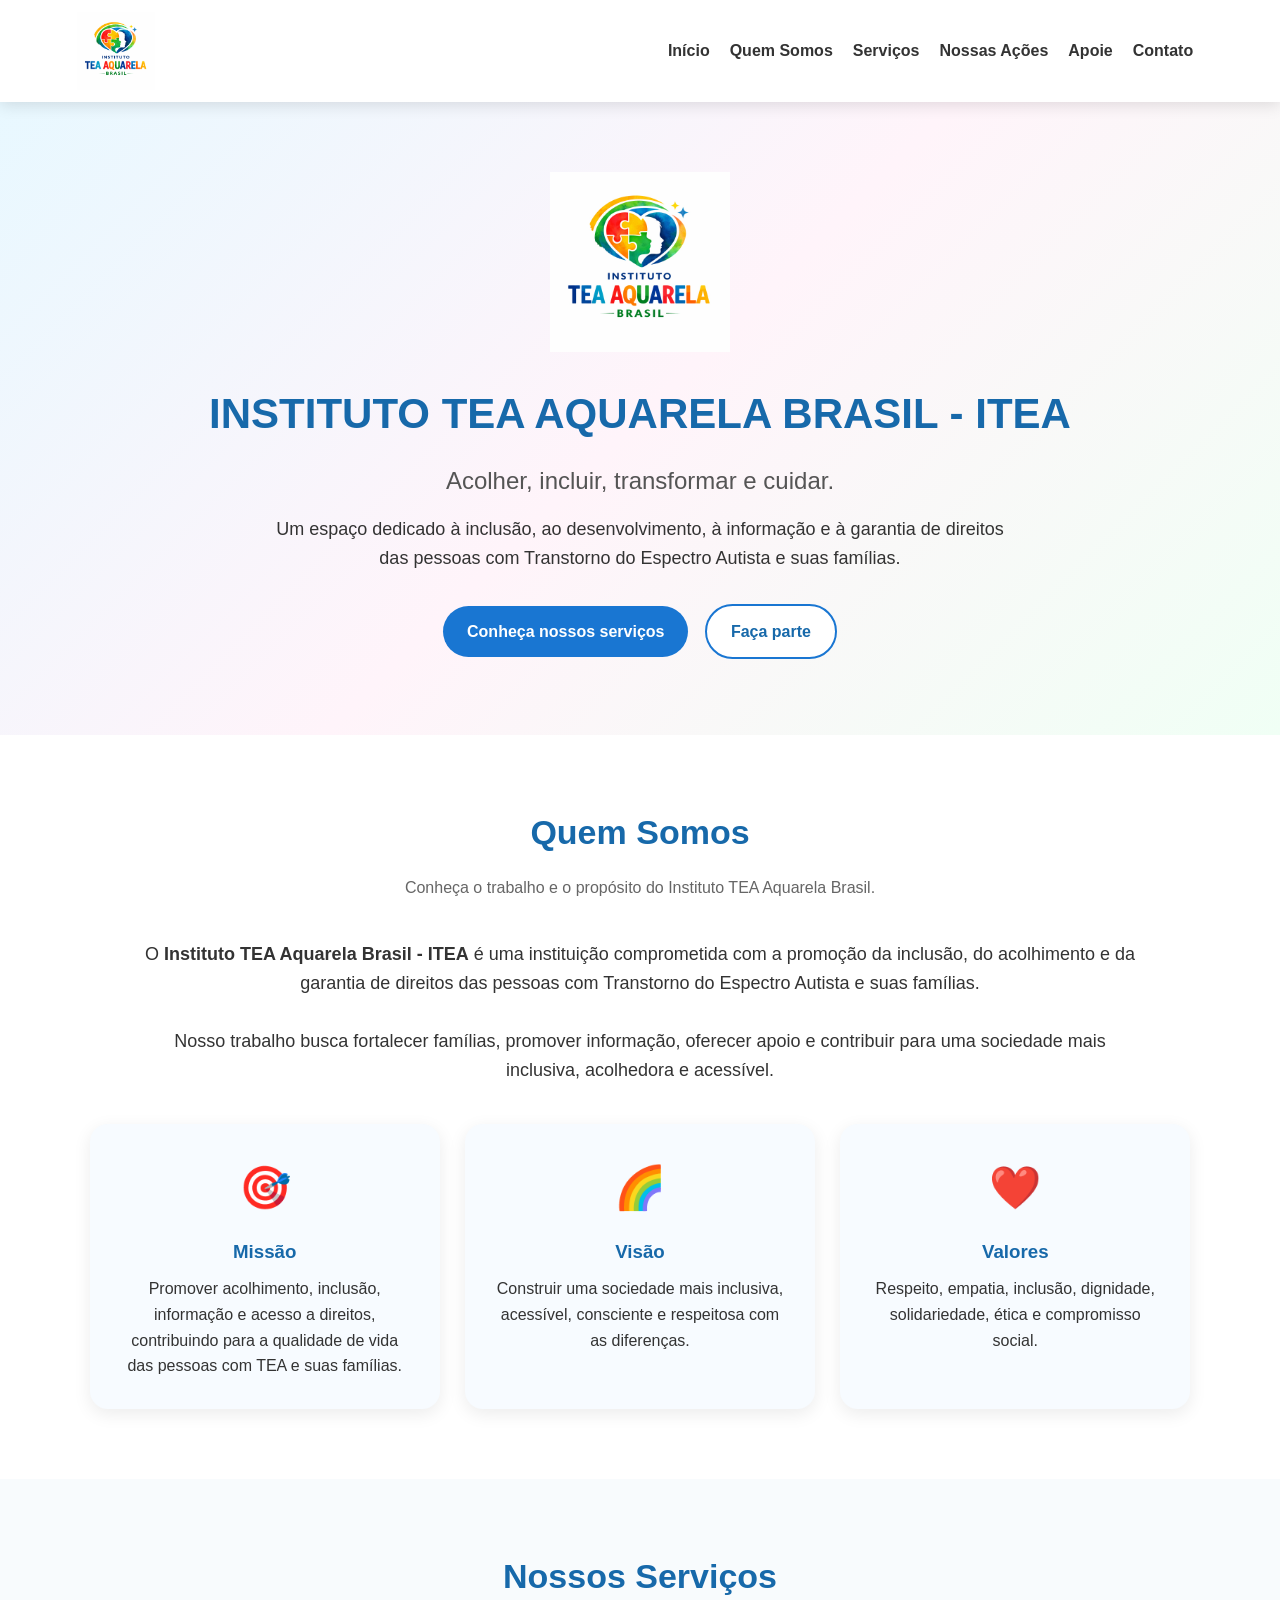
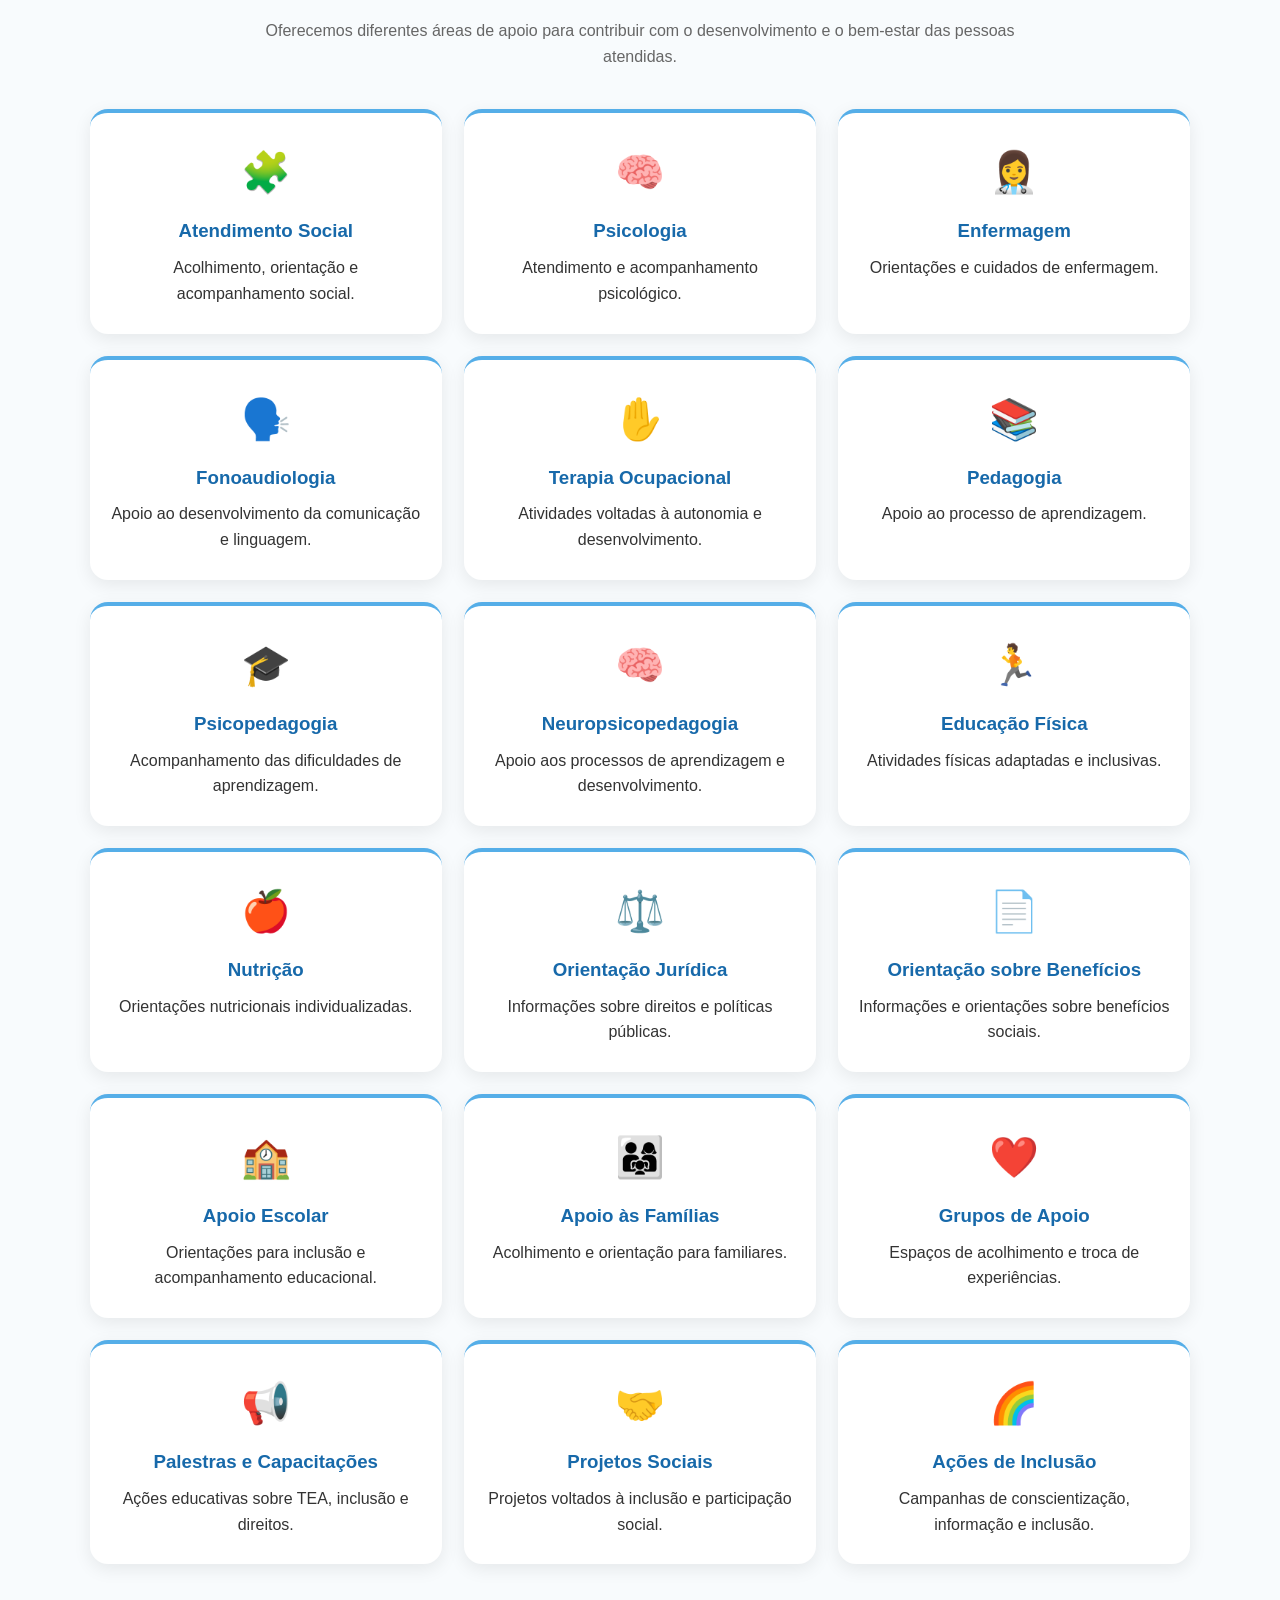
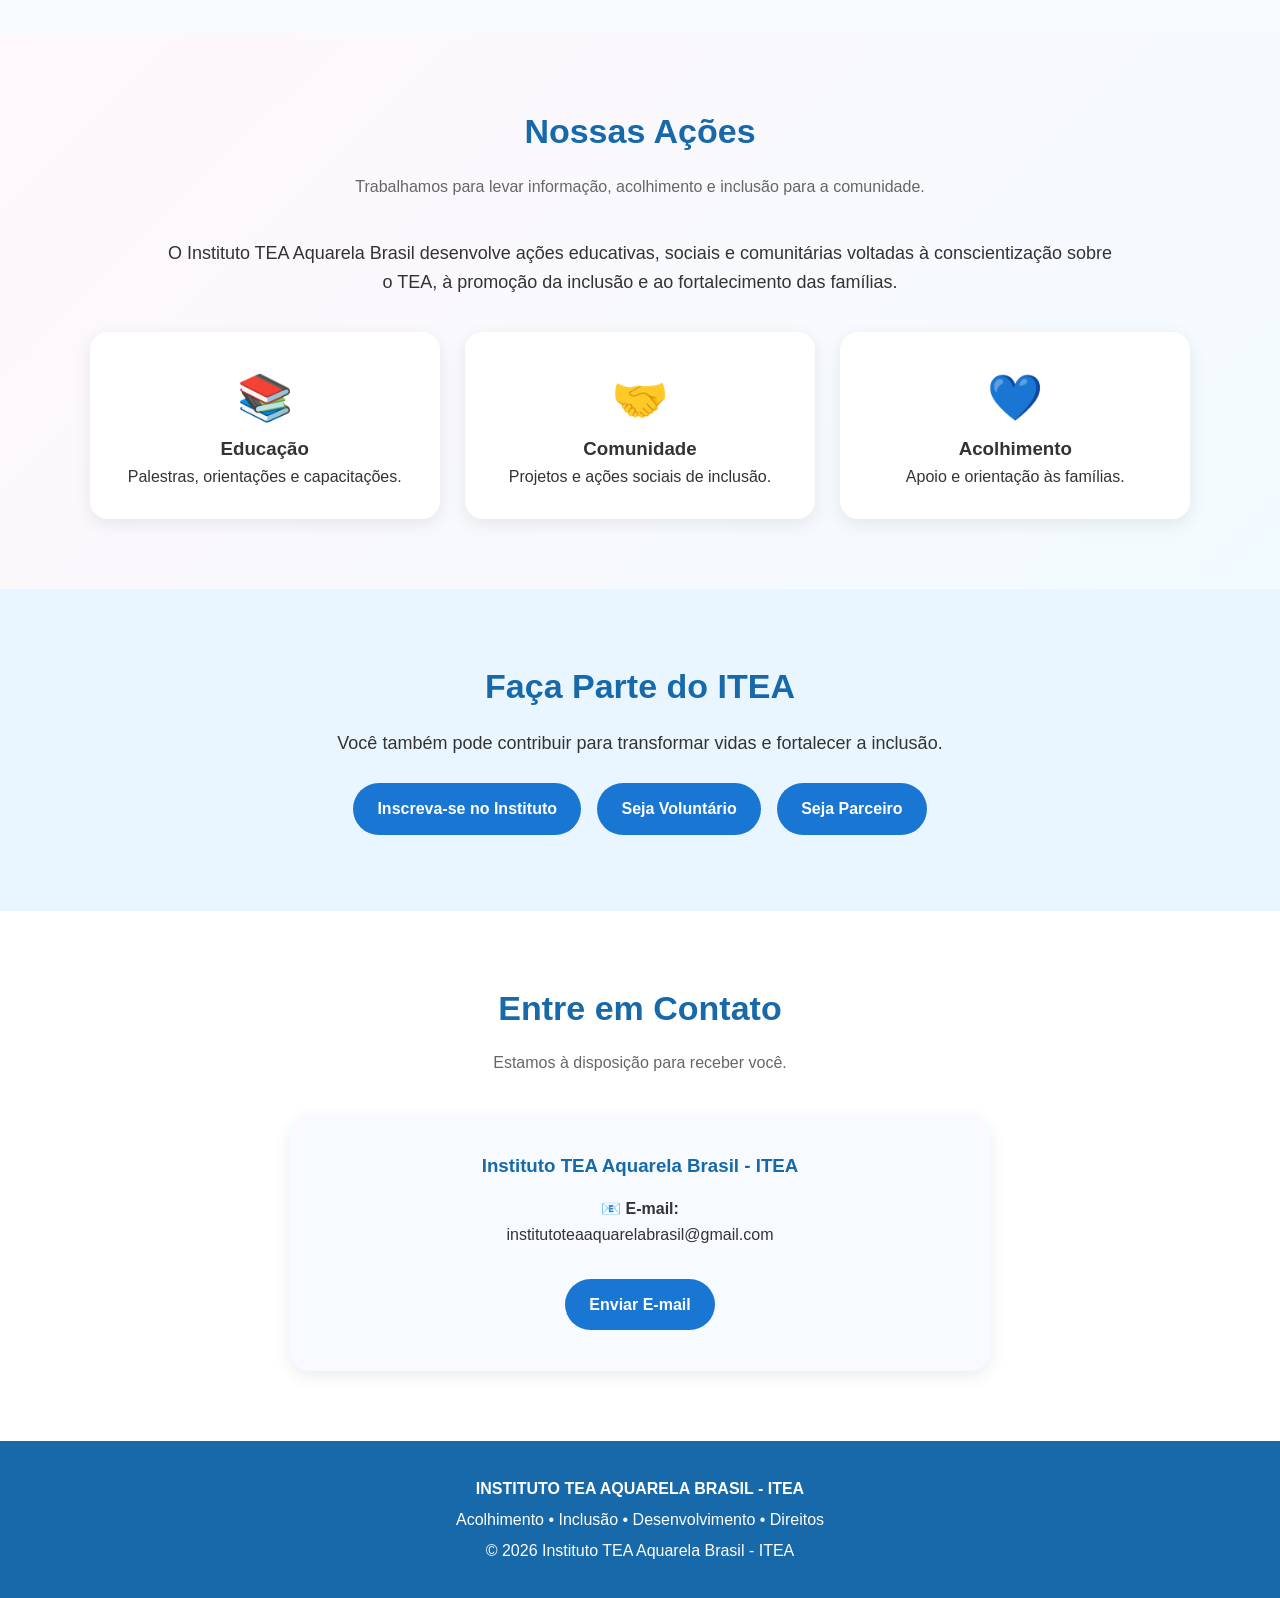
<file: index.html>
<!DOCTYPE html>
<html lang="pt-BR">
<head>
<meta charset="UTF-8">
<meta name="viewport" content="width=device-width, initial-scale=1.0">

<title>Instituto TEA Aquarela Brasil - ITEA</title>

<style>

*{
    margin:0;
    padding:0;
    box-sizing:border-box;
    scroll-behavior:smooth;
}

body{
    font-family:Arial, sans-serif;
    color:#333;
    background:#fff;
    line-height:1.6;
}

header{
    position:sticky;
    top:0;
    z-index:1000;
    background:#fff;
    display:flex;
    align-items:center;
    justify-content:space-between;
    padding:12px 6%;
    box-shadow:0 3px 15px rgba(0,0,0,.12);
}

header img{
    width:78px;
}

nav{
    display:flex;
    flex-wrap:wrap;
    justify-content:center;
}

nav a{
    text-decoration:none;
    color:#333;
    font-weight:bold;
    margin:5px 10px;
    transition:.3s;
}

nav a:hover{
    color:#1677c8;
}

.hero{
    min-height:560px;
    padding:70px 7%;
    display:flex;
    align-items:center;
    justify-content:center;
    text-align:center;
    background:linear-gradient(135deg,#e8f8ff,#fff4fa,#f0fff5);
}

.hero-content{
    max-width:900px;
}

.hero img{
    width:180px;
    margin-bottom:20px;
}

.hero h1{
    color:#1769aa;
    font-size:42px;
    margin-bottom:15px;
}

.hero h2{
    color:#555;
    font-size:24px;
    font-weight:normal;
    margin-bottom:15px;
}

.hero p{
    font-size:18px;
    max-width:750px;
    margin:0 auto 25px;
}

.btn{
    display:inline-block;
    padding:13px 24px;
    margin:6px;
    border-radius:30px;
    text-decoration:none;
    font-weight:bold;
    background:#1976d2;
    color:#fff;
    transition:.3s;
}

.btn:hover{
    transform:translateY(-3px);
    box-shadow:0 6px 15px rgba(0,0,0,.2);
}

.btn-light{
    background:#fff;
    color:#1769aa;
    border:2px solid #1976d2;
}

section{
    padding:70px 7%;
}

.titulo{
    text-align:center;
    color:#1769aa;
    font-size:34px;
    margin-bottom:15px;
}

.subtitulo{
    text-align:center;
    max-width:750px;
    margin:0 auto 40px;
    color:#666;
}

.about{
    max-width:1000px;
    margin:auto;
    text-align:center;
    font-size:18px;
}

.info-grid{
    display:grid;
    grid-template-columns:repeat(3,1fr);
    gap:25px;
    margin-top:40px;
}

.info{
    padding:30px;
    text-align:center;
    border-radius:18px;
    background:#f7fbff;
    box-shadow:0 5px 18px rgba(0,0,0,.08);
    transition:.3s;
}

.info:hover{
    transform:translateY(-7px);
}

.info .emoji{
    font-size:42px;
    margin-bottom:15px;
}

.info h3{
    color:#1769aa;
    margin-bottom:10px;
}

.servicos{
    background:#f8fbfd;
}

.cards{
    display:grid;
    grid-template-columns:repeat(3,1fr);
    gap:22px;
}

.card{
    background:#fff;
    padding:27px 20px;
    border-radius:18px;
    text-align:center;
    box-shadow:0 5px 18px rgba(0,0,0,.08);
    transition:.3s;
    border-top:4px solid #55aee8;
}

.card:hover{
    transform:translateY(-7px);
    box-shadow:0 10px 25px rgba(0,0,0,.14);
}

.card .icon{
    font-size:40px;
    margin-bottom:12px;
}

.card h3{
    color:#1769aa;
    margin-bottom:9px;
}

.acoes{
    background:linear-gradient(135deg,#fff7fb,#f2fbff);
}

.acao-box{
    max-width:950px;
    margin:auto;
    text-align:center;
    font-size:18px;
}

.acao-cards{
    display:grid;
    grid-template-columns:repeat(3,1fr);
    gap:25px;
    margin-top:35px;
}

.acao{
    background:#fff;
    padding:30px;
    border-radius:18px;
    text-align:center;
    box-shadow:0 5px 18px rgba(0,0,0,.08);
}

.acao span{
    font-size:45px;
}

.apoie{
    text-align:center;
    background:#eaf6ff;
}

.apoie-box{
    max-width:800px;
    margin:auto;
}

.apoie h2{
    color:#1769aa;
    font-size:34px;
    margin-bottom:15px;
}

.apoie p{
    font-size:18px;
    margin-bottom:20px;
}

.contato{
    text-align:center;
}

.contato-box{
    max-width:700px;
    margin:auto;
    background:#f7fbff;
    padding:35px;
    border-radius:20px;
    box-shadow:0 5px 18px rgba(0,0,0,.08);
}

.contato-box h3{
    color:#1769aa;
    margin-bottom:15px;
}

footer{
    background:#1769aa;
    color:#fff;
    text-align:center;
    padding:30px 15px;
}

footer p{
    margin:5px;
}

@media(max-width:900px){

    .cards{
        grid-template-columns:repeat(2,1fr);
    }

    .info-grid{
        grid-template-columns:1fr;
    }

    .acao-cards{
        grid-template-columns:1fr;
    }

    .hero h1{
        font-size:34px;
    }
}

@media(max-width:600px){

    header{
        flex-direction:column;
        padding:12px;
    }

    header img{
        margin-bottom:8px;
    }

    nav a{
        font-size:14px;
        margin:4px 6px;
    }

    .hero{
        padding:50px 20px;
    }

    .hero h1{
        font-size:28px;
    }

    .hero h2{
        font-size:20px;
    }

    .hero img{
        width:140px;
    }

    section{
        padding:50px 20px;
    }

    .titulo{
        font-size:28px;
    }

    .cards{
        grid-template-columns:1fr;
    }
}

</style>
</head>


<body>


<header>

<img src="imagens/logo.png" alt="Instituto TEA Aquarela Brasil">

<nav>
<a href="#inicio">Início</a>
<a href="#quem-somos">Quem Somos</a>
<a href="#servicos">Serviços</a>
<a href="#acoes">Nossas Ações</a>
<a href="#apoie">Apoie</a>
<a href="#contato">Contato</a>
</nav>

</header>


<section class="hero" id="inicio">

<div class="hero-content">

<img src="imagens/logo.png" alt="Logo do Instituto TEA Aquarela Brasil">

<h1>INSTITUTO TEA AQUARELA BRASIL - ITEA</h1>

<h2>Acolher, incluir, transformar e cuidar.</h2>

<p>
Um espaço dedicado à inclusão, ao desenvolvimento,
à informação e à garantia de direitos das pessoas com
Transtorno do Espectro Autista e suas famílias.
</p>

<a class="btn" href="#servicos">Conheça nossos serviços</a>

<a class="btn btn-light" href="#apoie">Faça parte</a>

</div>

</section>


<section id="quem-somos">

<h2 class="titulo">Quem Somos</h2>

<p class="subtitulo">
Conheça o trabalho e o propósito do Instituto TEA Aquarela Brasil.
</p>

<div class="about">

<p>
O <strong>Instituto TEA Aquarela Brasil - ITEA</strong> é uma instituição
comprometida com a promoção da inclusão, do acolhimento e da garantia
de direitos das pessoas com Transtorno do Espectro Autista e suas famílias.
</p>

<br>

<p>
Nosso trabalho busca fortalecer famílias, promover informação,
oferecer apoio e contribuir para uma sociedade mais inclusiva,
acolhedora e acessível.
</p>

</div>


<div class="info-grid">

<div class="info">
<div class="emoji">🎯</div>
<h3>Missão</h3>
<p>
Promover acolhimento, inclusão, informação e acesso a direitos,
contribuindo para a qualidade de vida das pessoas com TEA e suas famílias.
</p>
</div>

<div class="info">
<div class="emoji">🌈</div>
<h3>Visão</h3>
<p>
Construir uma sociedade mais inclusiva, acessível, consciente
e respeitosa com as diferenças.
</p>
</div>

<div class="info">
<div class="emoji">❤️</div>
<h3>Valores</h3>
<p>
Respeito, empatia, inclusão, dignidade, solidariedade,
ética e compromisso social.
</p>
</div>

</div>

</section>


<section class="servicos" id="servicos">

<h2 class="titulo">Nossos Serviços</h2>

<p class="subtitulo">
Oferecemos diferentes áreas de apoio para contribuir com o
desenvolvimento e o bem-estar das pessoas atendidas.
</p>


<div class="cards">


<div class="card">
<div class="icon">🧩</div>
<h3>Atendimento Social</h3>
<p>Acolhimento, orientação e acompanhamento social.</p>
</div>


<div class="card">
<div class="icon">🧠</div>
<h3>Psicologia</h3>
<p>Atendimento e acompanhamento psicológico.</p>
</div>


<div class="card">
<div class="icon">👩‍⚕️</div>
<h3>Enfermagem</h3>
<p>Orientações e cuidados de enfermagem.</p>
</div>


<div class="card">
<div class="icon">🗣️</div>
<h3>Fonoaudiologia</h3>
<p>Apoio ao desenvolvimento da comunicação e linguagem.</p>
</div>


<div class="card">
<div class="icon">✋</div>
<h3>Terapia Ocupacional</h3>
<p>Atividades voltadas à autonomia e desenvolvimento.</p>
</div>


<div class="card">
<div class="icon">📚</div>
<h3>Pedagogia</h3>
<p>Apoio ao processo de aprendizagem.</p>
</div>


<div class="card">
<div class="icon">🎓</div>
<h3>Psicopedagogia</h3>
<p>Acompanhamento das dificuldades de aprendizagem.</p>
</div>


<div class="card">
<div class="icon">🧠</div>
<h3>Neuropsicopedagogia</h3>
<p>Apoio aos processos de aprendizagem e desenvolvimento.</p>
</div>


<div class="card">
<div class="icon">🏃</div>
<h3>Educação Física</h3>
<p>Atividades físicas adaptadas e inclusivas.</p>
</div>


<div class="card">
<div class="icon">🍎</div>
<h3>Nutrição</h3>
<p>Orientações nutricionais individualizadas.</p>
</div>


<div class="card">
<div class="icon">⚖️</div>
<h3>Orientação Jurídica</h3>
<p>Informações sobre direitos e políticas públicas.</p>
</div>


<div class="card">
<div class="icon">📄</div>
<h3>Orientação sobre Benefícios</h3>
<p>Informações e orientações sobre benefícios sociais.</p>
</div>


<div class="card">
<div class="icon">🏫</div>
<h3>Apoio Escolar</h3>
<p>Orientações para inclusão e acompanhamento educacional.</p>
</div>


<div class="card">
<div class="icon">👨‍👩‍👧</div>
<h3>Apoio às Famílias</h3>
<p>Acolhimento e orientação para familiares.</p>
</div>


<div class="card">
<div class="icon">❤️</div>
<h3>Grupos de Apoio</h3>
<p>Espaços de acolhimento e troca de experiências.</p>
</div>


<div class="card">
<div class="icon">📢</div>
<h3>Palestras e Capacitações</h3>
<p>Ações educativas sobre TEA, inclusão e direitos.</p>
</div>


<div class="card">
<div class="icon">🤝</div>
<h3>Projetos Sociais</h3>
<p>Projetos voltados à inclusão e participação social.</p>
</div>


<div class="card">
<div class="icon">🌈</div>
<h3>Ações de Inclusão</h3>
<p>Campanhas de conscientização, informação e inclusão.</p>
</div>


</div>

</section>


<section class="acoes" id="acoes">

<h2 class="titulo">Nossas Ações</h2>

<p class="subtitulo">
Trabalhamos para levar informação, acolhimento e inclusão
para a comunidade.
</p>

<div class="acao-box">

<p>
O Instituto TEA Aquarela Brasil desenvolve ações educativas,
sociais e comunitárias voltadas à conscientização sobre o TEA,
à promoção da inclusão e ao fortalecimento das famílias.
</p>

</div>


<div class="acao-cards">

<div class="acao">
<span>📚</span>
<h3>Educação</h3>
<p>Palestras, orientações e capacitações.</p>
</div>

<div class="acao">
<span>🤝</span>
<h3>Comunidade</h3>
<p>Projetos e ações sociais de inclusão.</p>
</div>

<div class="acao">
<span>💙</span>
<h3>Acolhimento</h3>
<p>Apoio e orientação às famílias.</p>
</div>

</div>

</section>


<section class="apoie" id="apoie">

<div class="apoie-box">

<h2>Faça Parte do ITEA</h2>

<p>
Você também pode contribuir para transformar vidas
e fortalecer a inclusão.
</p>

<a class="btn" href="inscricao.html">
Inscreva-se no Instituto
</a>

<a class="btn" href="voluntario.html">
Seja Voluntário
</a>

<a class="btn" href="parceiro.html">
Seja Parceiro
</a>

</div>

</section>


<section class="contato" id="contato">

<h2 class="titulo">Entre em Contato</h2>

<p class="subtitulo">
Estamos à disposição para receber você.
</p>

<div class="contato-box">

<h3>Instituto TEA Aquarela Brasil - ITEA</h3>

<p>
📧 <strong>E-mail:</strong><br>
institutoteaaquarelabrasil@gmail.com
</p>

<br>

<a class="btn" href="mailto:institutoteaaquarelabrasil@gmail.com">
Enviar E-mail
</a>

</div>

</section>


<footer>

<p><strong>INSTITUTO TEA AQUARELA BRASIL - ITEA</strong></p>

<p>Acolhimento • Inclusão • Desenvolvimento • Direitos</p>

<p>© 2026 Instituto TEA Aquarela Brasil - ITEA</p>

</footer>


</body>
</html>
</file>
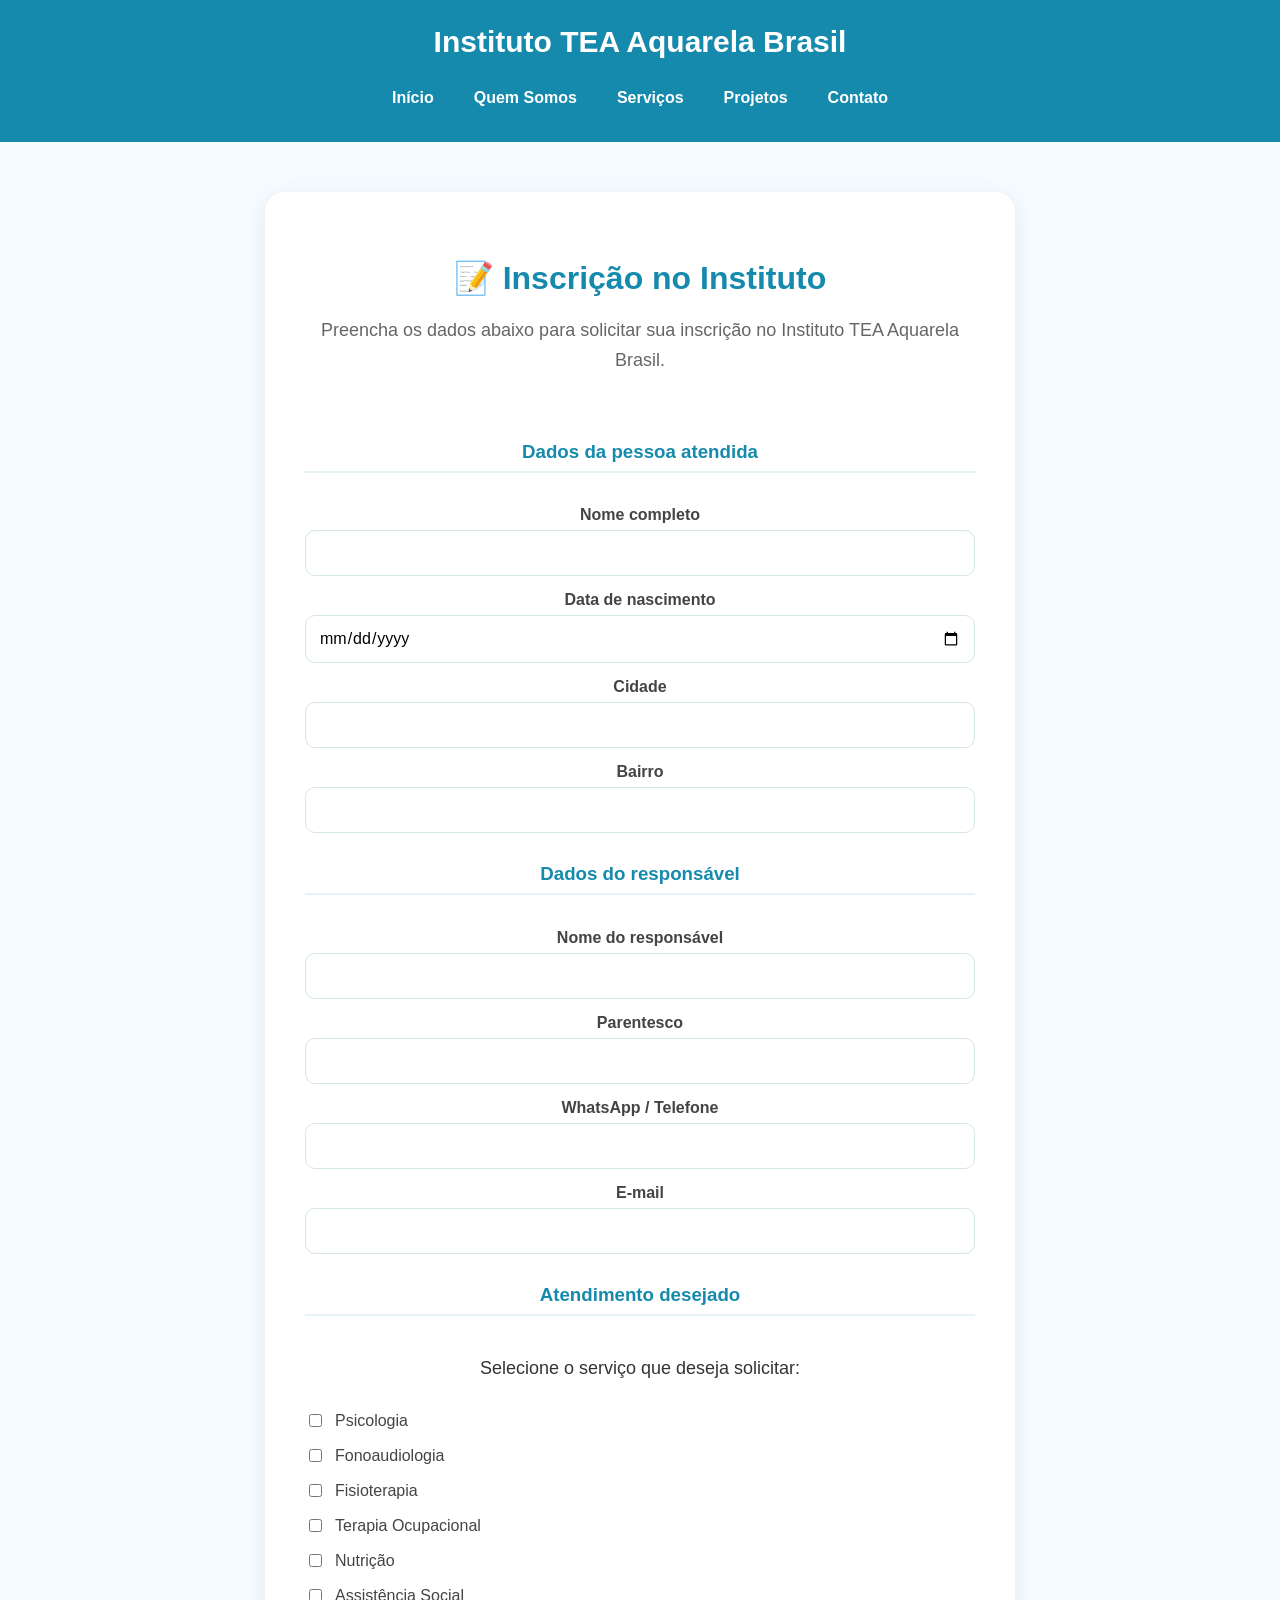
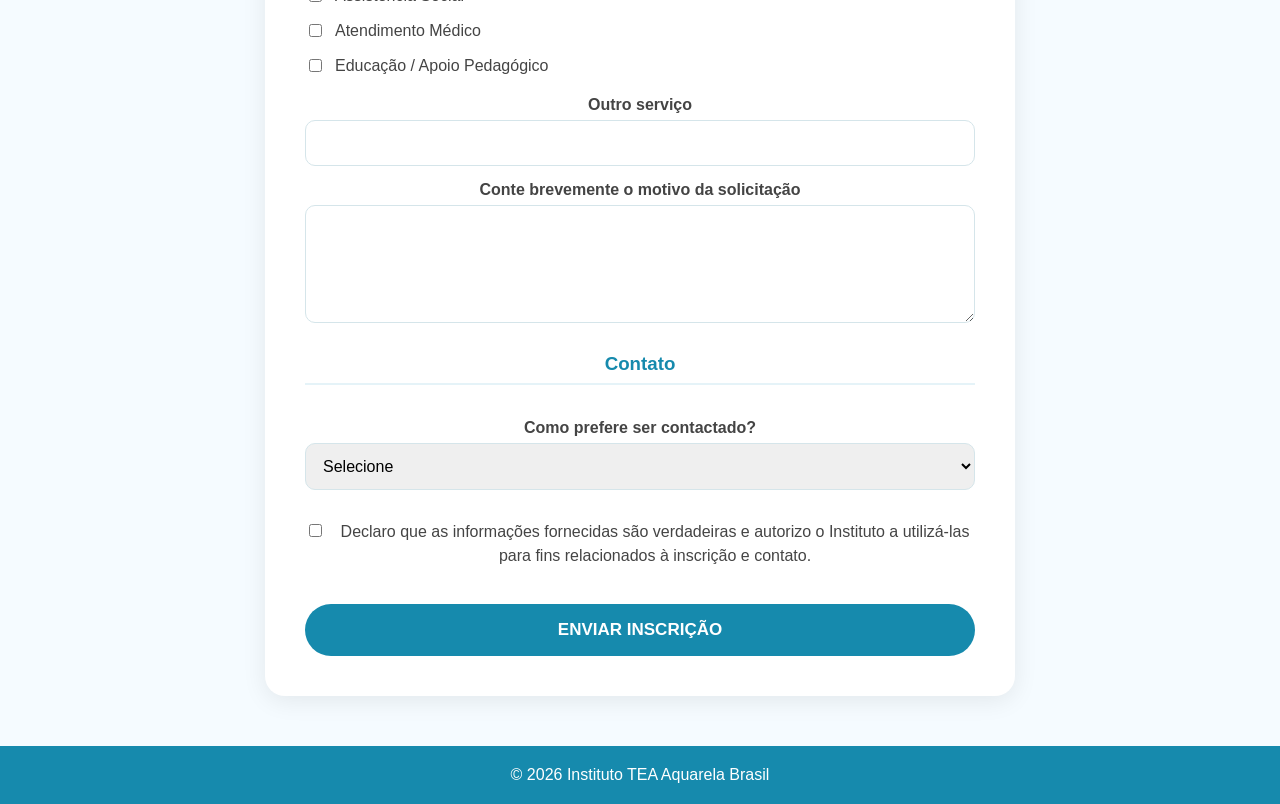
<file: inscricao.html>
<!DOCTYPE html>
<html lang="pt-BR">

<head>
    <meta charset="UTF-8">
    <meta name="viewport" content="width=device-width, initial-scale=1.0">

    <title>Inscrição - Instituto TEA Aquarela Brasil</title>

    <link rel="stylesheet" href="style.css">
</head>

<body>

    <header>
        <h1>Instituto TEA Aquarela Brasil</h1>

        <nav>
            <a href="index.html">Início</a>
            <a href="index.html#instituto">Quem Somos</a>
            <a href="index.html#servicos">Serviços</a>
            <a href="index.html#projetos">Projetos</a>
            <a href="index.html#contato">Contato</a>
        </nav>
    </header>


    <main>

        <section class="formulario">

            <h2>📝 Inscrição no Instituto</h2>

            <p>
                Preencha os dados abaixo para solicitar sua inscrição
                no Instituto TEA Aquarela Brasil.
            </p>


            <form action="https://formspree.io/f/xzebblzq" method="POST">

                <h3>Dados da pessoa atendida</h3>

                <label for="nome">Nome completo</label>
                <input type="text" id="nome" name="Nome" required>


                <label for="nascimento">Data de nascimento</label>
                <input type="date" id="nascimento" name="Data de nascimento" required>


                <label for="cidade">Cidade</label>
                <input type="text" id="cidade" name="Cidade" required>


                <label for="bairro">Bairro</label>
                <input type="text" id="bairro" name="Bairro">


                <h3>Dados do responsável</h3>

                <label for="responsavel">Nome do responsável</label>
                <input type="text" id="responsavel" name="Responsável">


                <label for="parentesco">Parentesco</label>
                <input type="text" id="parentesco" name="Parentesco">


                <label for="telefone">WhatsApp / Telefone</label>
                <input type="tel" id="telefone" name="Telefone" required>


                <label for="email">E-mail</label>
                <input type="email" id="email" name="E-mail" required>


                <h3>Atendimento desejado</h3>

                <p>Selecione o serviço que deseja solicitar:</p>


                <label class="opcao">
                    <input type="checkbox" name="Serviço" value="Psicologia">
                    Psicologia
                </label>


                <label class="opcao">
                    <input type="checkbox" name="Serviço" value="Fonoaudiologia">
                    Fonoaudiologia
                </label>


                <label class="opcao">
                    <input type="checkbox" name="Serviço" value="Fisioterapia">
                    Fisioterapia
                </label>


                <label class="opcao">
                    <input type="checkbox" name="Serviço" value="Terapia Ocupacional">
                    Terapia Ocupacional
                </label>


                <label class="opcao">
                    <input type="checkbox" name="Serviço" value="Nutrição">
                    Nutrição
                </label>


                <label class="opcao">
                    <input type="checkbox" name="Serviço" value="Assistência Social">
                    Assistência Social
                </label>


                <label class="opcao">
                    <input type="checkbox" name="Serviço" value="Atendimento Médico">
                    Atendimento Médico
                </label>


                <label class="opcao">
                    <input type="checkbox" name="Serviço" value="Educação">
                    Educação / Apoio Pedagógico
                </label>


                <label for="outro">Outro serviço</label>
                <input type="text" id="outro" name="Outro serviço">


                <label for="motivo">
                    Conte brevemente o motivo da solicitação
                </label>

                <textarea
                    id="motivo"
                    name="Motivo da solicitação"
                    rows="5">
                </textarea>


                <h3>Contato</h3>

                <label for="preferencia">
                    Como prefere ser contactado?
                </label>

                <select id="preferencia" name="Preferência de contato">

                    <option value="">
                        Selecione
                    </option>

                    <option value="WhatsApp">
                        WhatsApp
                    </option>

                    <option value="Ligação">
                        Ligação telefônica
                    </option>

                    <option value="E-mail">
                        E-mail
                    </option>

                </select>


                <label class="termo">

                    <input
                        type="checkbox"
                        name="Autorização"
                        value="Sim"
                        required>

                    Declaro que as informações fornecidas são verdadeiras
                    e autorizo o Instituto a utilizá-las para fins relacionados
                    à inscrição e contato.

                </label>


                <button type="submit">
                    ENVIAR INSCRIÇÃO
                </button>

            </form>

        </section>

    </main>


    <footer>

        <p>
            © 2026 Instituto TEA Aquarela Brasil
        </p>

    </footer>

</body>

</html>
</file>
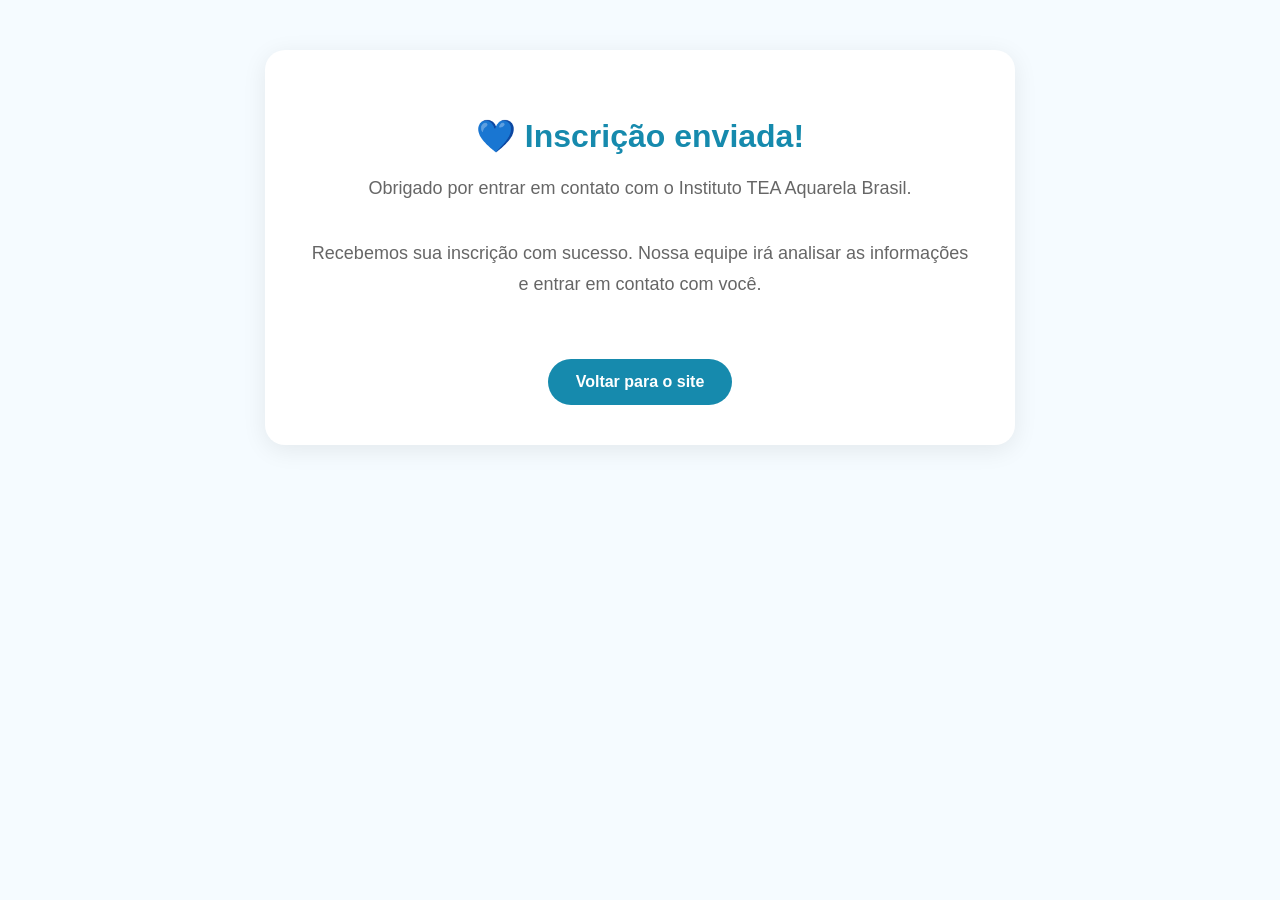
<file: obrigado.html>
<!DOCTYPE html>
<html lang="pt-BR">

<head>
    <meta charset="UTF-8">
    <meta name="viewport" content="width=device-width, initial-scale=1.0">

    <title>Inscrição enviada | Instituto TEA Aquarela Brasil</title>

    <link rel="stylesheet" href="style.css">
</head>

<body>

    <main>

        <section class="formulario">

            <h2>💙 Inscrição enviada!</h2>

            <p>
                Obrigado por entrar em contato com o
                Instituto TEA Aquarela Brasil.
            </p>

            <p>
                Recebemos sua inscrição com sucesso.
                Nossa equipe irá analisar as informações
                e entrar em contato com você.
            </p>

            <a href="index.html" class="botao">
                Voltar para o site
            </a>

        </section>

    </main>

</body>

</html>
</file>
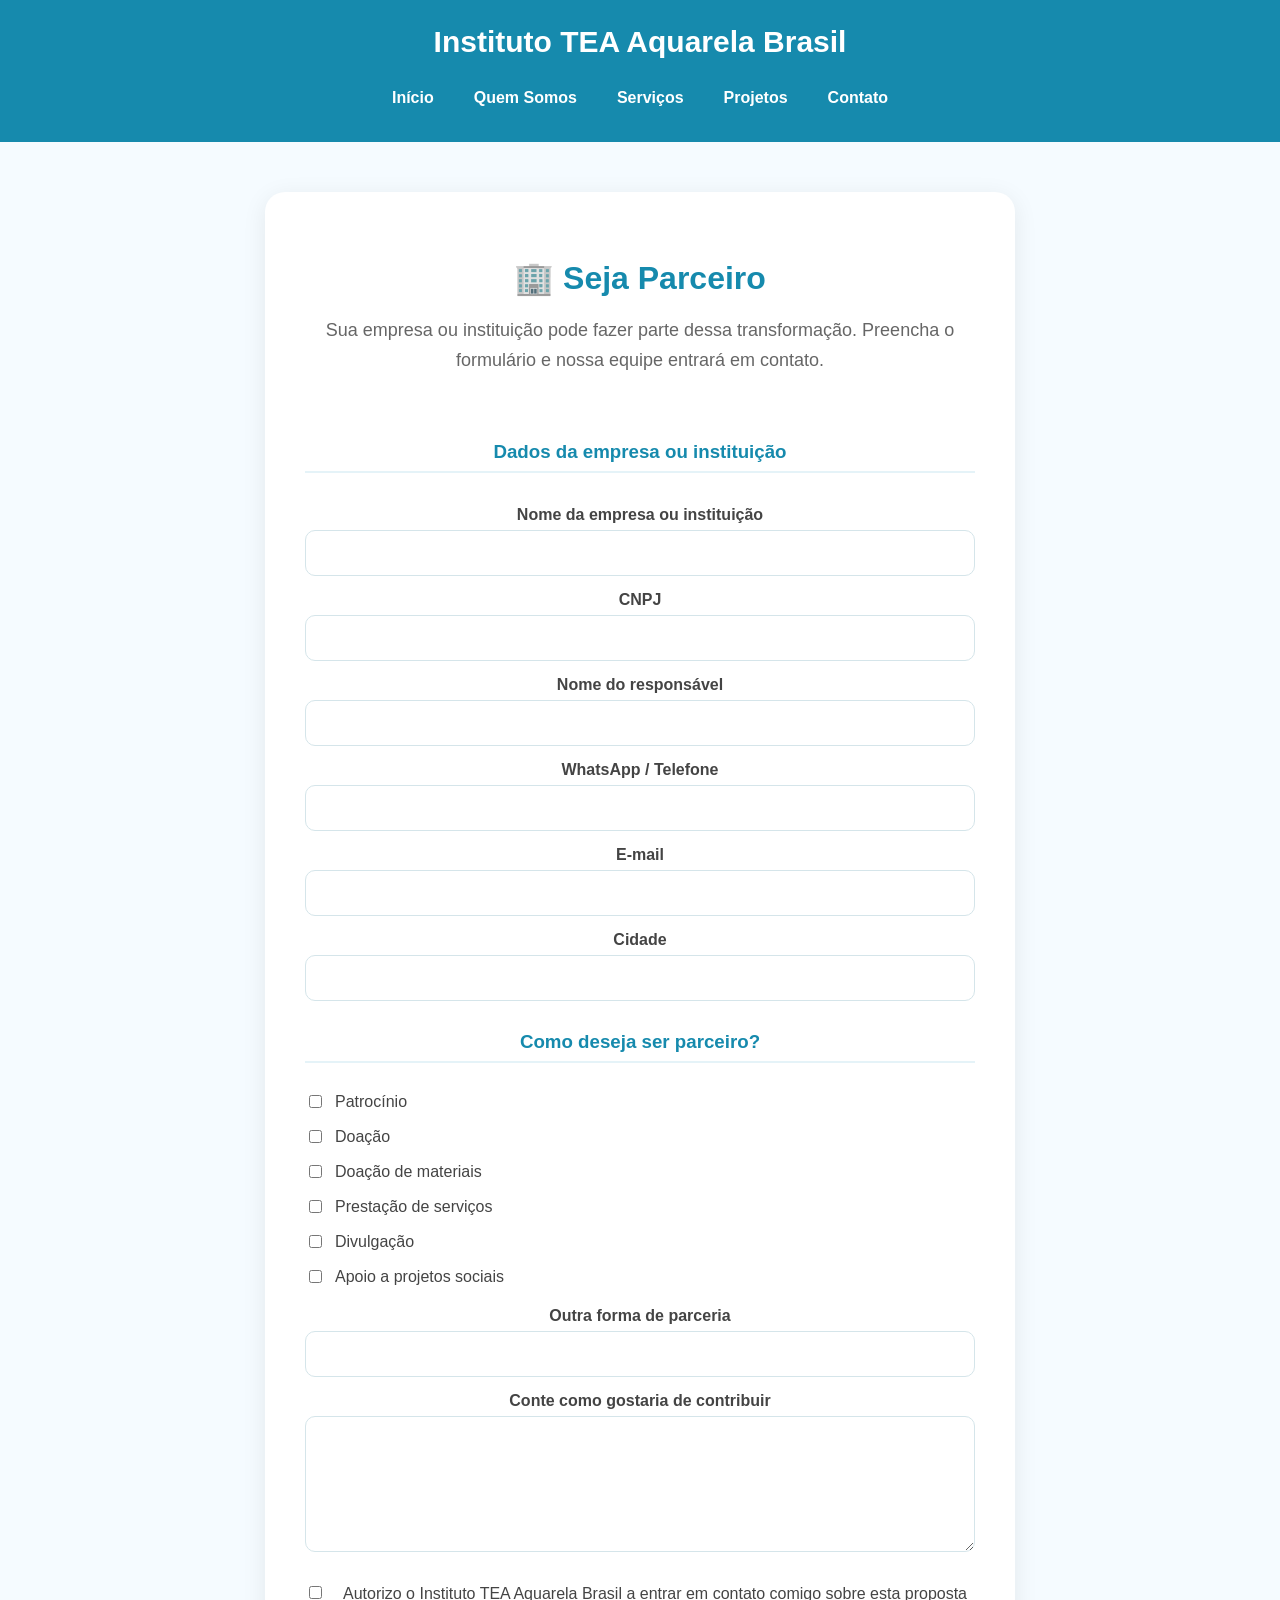
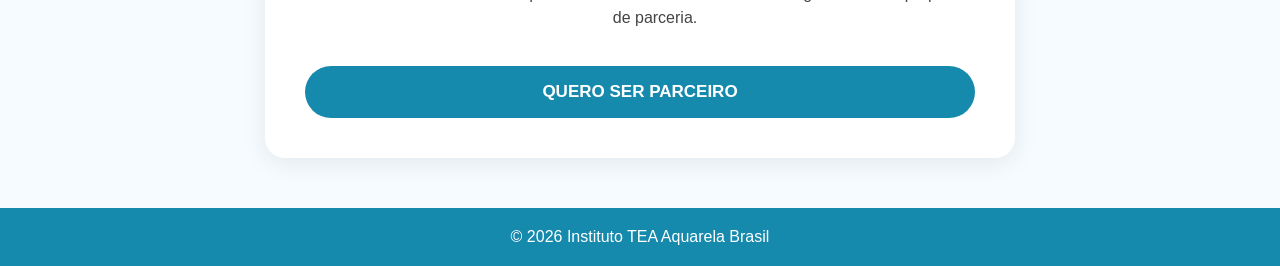
<file: parceiro.html>
<!DOCTYPE html>
<html lang="pt-BR">

<head>
    <meta charset="UTF-8">
    <meta name="viewport" content="width=device-width, initial-scale=1.0">

    <title>Seja Parceiro | Instituto TEA Aquarela Brasil</title>

    <link rel="stylesheet" href="style.css">
</head>

<body>

    <header>

        <h1>Instituto TEA Aquarela Brasil</h1>

        <nav>
            <a href="index.html">Início</a>
            <a href="index.html#instituto">Quem Somos</a>
            <a href="index.html#servicos">Serviços</a>
            <a href="index.html#projetos">Projetos</a>
            <a href="index.html#contato">Contato</a>
        </nav>

    </header>


    <main>

        <section class="formulario">

            <h2>🏢 Seja Parceiro</h2>

            <p>
                Sua empresa ou instituição pode fazer parte
                dessa transformação. Preencha o formulário
                e nossa equipe entrará em contato.
            </p>


            <form action="https://formspree.io/f/xzebblzq" method="POST">

                <h3>Dados da empresa ou instituição</h3>

                <label for="empresa">
                    Nome da empresa ou instituição
                </label>

                <input
                    type="text"
                    id="empresa"
                    name="Empresa ou instituição"
                    required
                >


                <label for="cnpj">
                    CNPJ
                </label>

                <input
                    type="text"
                    id="cnpj"
                    name="CNPJ"
                >


                <label for="responsavel">
                    Nome do responsável
                </label>

                <input
                    type="text"
                    id="responsavel"
                    name="Responsável"
                    required
                >


                <label for="telefone">
                    WhatsApp / Telefone
                </label>

                <input
                    type="tel"
                    id="telefone"
                    name="Telefone"
                    required
                >


                <label for="email">
                    E-mail
                </label>

                <input
                    type="email"
                    id="email"
                    name="E-mail"
                    required
                >


                <label for="cidade">
                    Cidade
                </label>

                <input
                    type="text"
                    id="cidade"
                    name="Cidade"
                    required
                >


                <h3>Como deseja ser parceiro?</h3>


                <label class="opcao">
                    <input
                        type="checkbox"
                        name="Tipo de parceria"
                        value="Patrocínio"
                    >
                    Patrocínio
                </label>


                <label class="opcao">
                    <input
                        type="checkbox"
                        name="Tipo de parceria"
                        value="Doação"
                    >
                    Doação
                </label>


                <label class="opcao">
                    <input
                        type="checkbox"
                        name="Tipo de parceria"
                        value="Materiais"
                    >
                    Doação de materiais
                </label>


                <label class="opcao">
                    <input
                        type="checkbox"
                        name="Tipo de parceria"
                        value="Serviços"
                    >
                    Prestação de serviços
                </label>


                <label class="opcao">
                    <input
                        type="checkbox"
                        name="Tipo de parceria"
                        value="Divulgação"
                    >
                    Divulgação
                </label>


                <label class="opcao">
                    <input
                        type="checkbox"
                        name="Tipo de parceria"
                        value="Projeto social"
                    >
                    Apoio a projetos sociais
                </label>


                <label for="outra">
                    Outra forma de parceria
                </label>

                <input
                    type="text"
                    id="outra"
                    name="Outra forma de parceria"
                >


                <label for="mensagem">
                    Conte como gostaria de contribuir
                </label>

                <textarea
                    id="mensagem"
                    name="Mensagem"
                    rows="6"
                    required>
                </textarea>


                <label class="termo">

                    <input
                        type="checkbox"
                        name="Autorização"
                        value="Sim"
                        required
                    >

                    Autorizo o Instituto TEA Aquarela Brasil
                    a entrar em contato comigo sobre esta
                    proposta de parceria.

                </label>


                <button type="submit">
                    QUERO SER PARCEIRO
                </button>

            </form>

        </section>

    </main>


    <footer>

        <p>
            © 2026 Instituto TEA Aquarela Brasil
        </p>

    </footer>

</body>

</html>
</file>
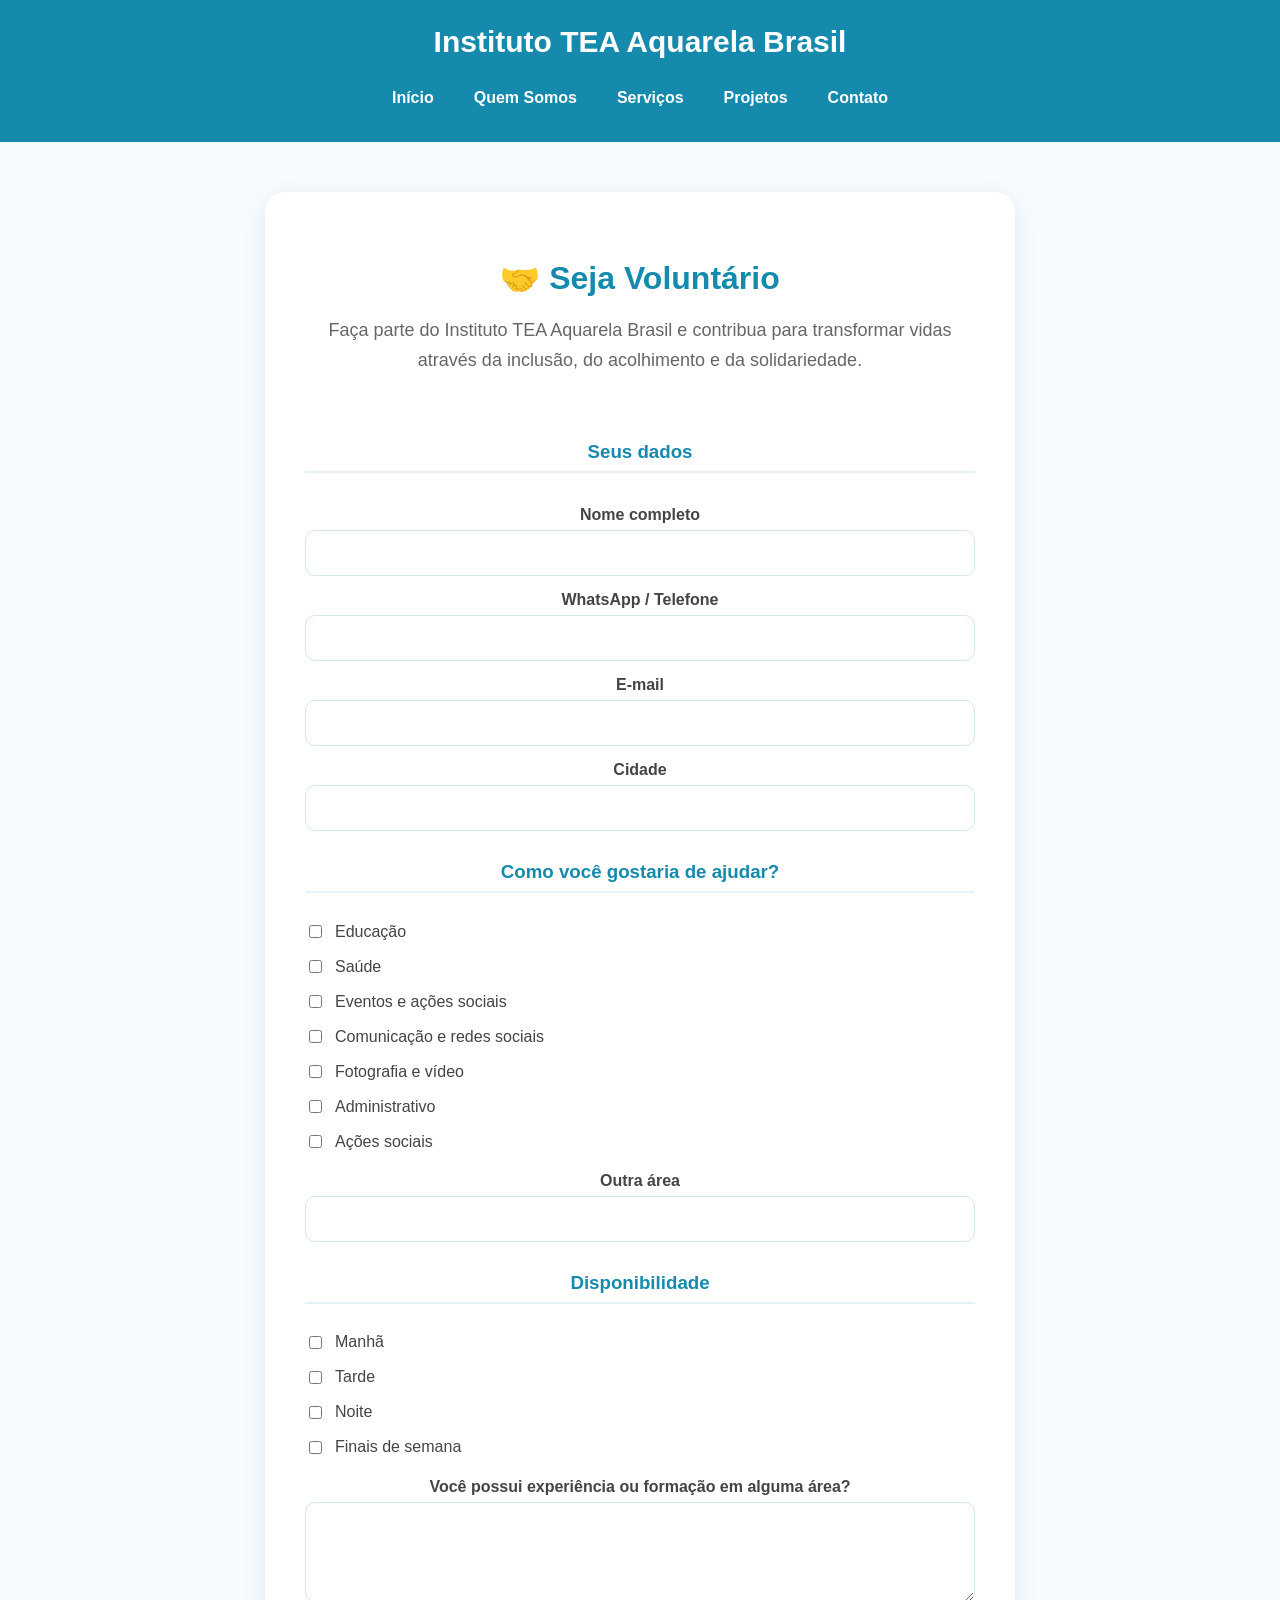
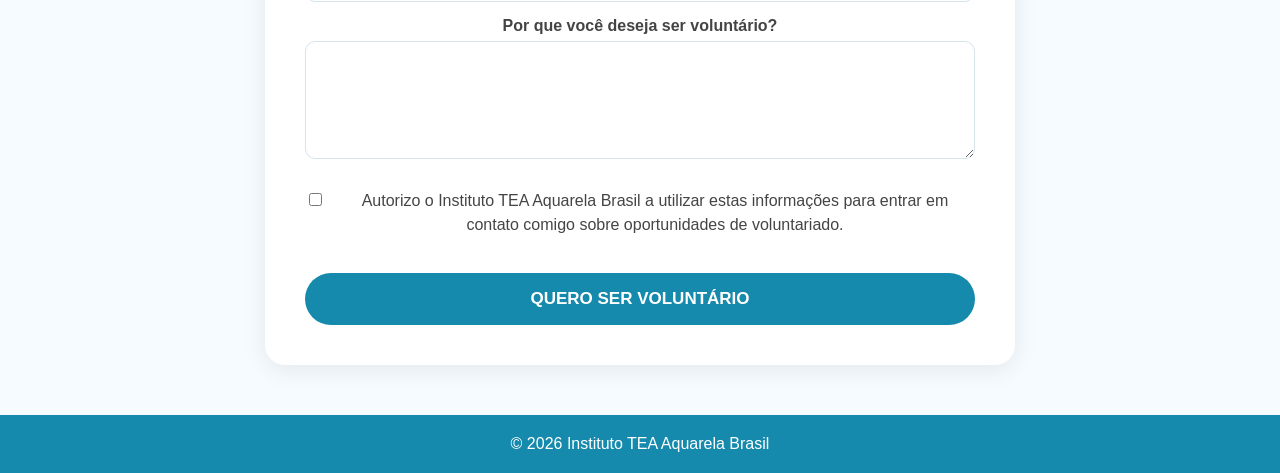
<file: voluntario.html>
<!DOCTYPE html>
<html lang="pt-BR">

<head>
    <meta charset="UTF-8">
    <meta name="viewport" content="width=device-width, initial-scale=1.0">

    <title>Seja Voluntário | Instituto TEA Aquarela Brasil</title>

    <link rel="stylesheet" href="style.css">
</head>

<body>

    <header>

        <h1>Instituto TEA Aquarela Brasil</h1>

        <nav>
            <a href="index.html">Início</a>
            <a href="index.html#instituto">Quem Somos</a>
            <a href="index.html#servicos">Serviços</a>
            <a href="index.html#projetos">Projetos</a>
            <a href="index.html#contato">Contato</a>
        </nav>

    </header>


    <main>

        <section class="formulario">

            <h2>🤝 Seja Voluntário</h2>

            <p>
                Faça parte do Instituto TEA Aquarela Brasil
                e contribua para transformar vidas através
                da inclusão, do acolhimento e da solidariedade.
            </p>


            <form action="https://formspree.io/f/xzebblzq" method="POST">

                <h3>Seus dados</h3>

                <label for="nome">
                    Nome completo
                </label>

                <input
                    type="text"
                    id="nome"
                    name="Nome"
                    required
                >


                <label for="telefone">
                    WhatsApp / Telefone
                </label>

                <input
                    type="tel"
                    id="telefone"
                    name="Telefone"
                    required
                >


                <label for="email">
                    E-mail
                </label>

                <input
                    type="email"
                    id="email"
                    name="E-mail"
                    required
                >


                <label for="cidade">
                    Cidade
                </label>

                <input
                    type="text"
                    id="cidade"
                    name="Cidade"
                    required
                >


                <h3>Como você gostaria de ajudar?</h3>


                <label class="opcao">
                    <input
                        type="checkbox"
                        name="Área de voluntariado"
                        value="Educação"
                    >
                    Educação
                </label>


                <label class="opcao">
                    <input
                        type="checkbox"
                        name="Área de voluntariado"
                        value="Saúde"
                    >
                    Saúde
                </label>


                <label class="opcao">
                    <input
                        type="checkbox"
                        name="Área de voluntariado"
                        value="Eventos e ações sociais"
                    >
                    Eventos e ações sociais
                </label>


                <label class="opcao">
                    <input
                        type="checkbox"
                        name="Área de voluntariado"
                        value="Comunicação e redes sociais"
                    >
                    Comunicação e redes sociais
                </label>


                <label class="opcao">
                    <input
                        type="checkbox"
                        name="Área de voluntariado"
                        value="Fotografia e vídeo"
                    >
                    Fotografia e vídeo
                </label>


                <label class="opcao">
                    <input
                        type="checkbox"
                        name="Área de voluntariado"
                        value="Administrativo"
                    >
                    Administrativo
                </label>


                <label class="opcao">
                    <input
                        type="checkbox"
                        name="Área de voluntariado"
                        value="Ações sociais"
                    >
                    Ações sociais
                </label>


                <label for="outra-area">
                    Outra área
                </label>

                <input
                    type="text"
                    id="outra-area"
                    name="Outra área"
                >


                <h3>Disponibilidade</h3>


                <label class="opcao">
                    <input
                        type="checkbox"
                        name="Disponibilidade"
                        value="Manhã"
                    >
                    Manhã
                </label>


                <label class="opcao">
                    <input
                        type="checkbox"
                        name="Disponibilidade"
                        value="Tarde"
                    >
                    Tarde
                </label>


                <label class="opcao">
                    <input
                        type="checkbox"
                        name="Disponibilidade"
                        value="Noite"
                    >
                    Noite
                </label>


                <label class="opcao">
                    <input
                        type="checkbox"
                        name="Disponibilidade"
                        value="Finais de semana"
                    >
                    Finais de semana
                </label>


                <label for="experiencia">
                    Você possui experiência ou formação
                    em alguma área?
                </label>

                <textarea
                    id="experiencia"
                    name="Experiência ou formação"
                    rows="4">
                </textarea>


                <label for="motivacao">
                    Por que você deseja ser voluntário?
                </label>

                <textarea
                    id="motivacao"
                    name="Motivação"
                    rows="5"
                    required>
                </textarea>


                <label class="termo">

                    <input
                        type="checkbox"
                        name="Autorização"
                        value="Sim"
                        required
                    >

                    Autorizo o Instituto TEA Aquarela Brasil
                    a utilizar estas informações para entrar
                    em contato comigo sobre oportunidades de
                    voluntariado.

                </label>


                <button type="submit">
                    QUERO SER VOLUNTÁRIO
                </button>

            </form>

        </section>

    </main>


    <footer>

        <p>
            © 2026 Instituto TEA Aquarela Brasil
        </p>

    </footer>

</body>

</html>
</file>
<file: style.css>
* {
    box-sizing: border-box;
}

body {
    margin: 0;
    font-family: Arial, sans-serif;
    background-color: #f5fbff;
    color: #333;
}

header {
    background-color: #168aad;
    padding: 25px 20px;
    text-align: center;
}

header h1 {
    color: white;
    margin: 0 0 20px;
    font-size: 30px;
}

nav {
    display: flex;
    justify-content: center;
    flex-wrap: wrap;
    gap: 10px;
}

nav a {
    color: white;
    text-decoration: none;
    font-weight: bold;
    padding: 10px 15px;
    border-radius: 20px;
}

nav a:hover {
    background-color: white;
    color: #168aad;
}

section {
    padding: 60px 20px;
    max-width: 1000px;
    margin: auto;
    text-align: center;
}

section h2 {
    color: #168aad;
    font-size: 30px;
}

section p {
    font-size: 18px;
    line-height: 1.7;
}

/* IMAGEM DO INSTITUTO */

.banner {
    width: 35%;
    max-width: 350px;
    display: block;
    margin: 20px auto;
    border-radius: 12px;
}

}

#inicio {
    padding-top: 50px;
    padding-bottom: 80px;
    background-color: white;
    max-width: none;
}

#inicio h2 {
    font-size: 38px;
}

.servicos {
    display: grid;
    grid-template-columns: repeat(2, 1fr);
    gap: 25px;
    margin-top: 30px;
}

.card {
    background-color: white;
    padding: 30px;
    border-radius: 15px;
    box-shadow: 0 4px 15px rgba(0, 0, 0, 0.08);
}

.card h3 {
    color: #168aad;
    font-size: 22px;
}

.card p {
    font-size: 16px;
}

.sobre-conteudo {
    background-color: white;
    padding: 35px;
    border-radius: 20px;
    box-shadow: 0 4px 15px rgba(0, 0, 0, 0.08);
}

.sobre-texto h3 {
    color: #168aad;
    font-size: 25px;
}

footer {
    background-color: #168aad;
    color: white;
    text-align: center;
    padding: 20px;
}

footer p {
    margin: 0;
}

@media (max-width: 600px) {

    .banner {
        width: 90%;
    }

    .servicos {
        grid-template-columns: 1fr;
    }

    header h1 {
        font-size: 24px;
    }

    #inicio h2 {
        font-size: 30px;
    }

    nav a {
        font-size: 14px;
    }
}
#inicio h3 {
    color: #555;
    font-size: 22px;
    font-weight: normal;
}

.botao {
    display: inline-block;
    margin-top: 25px;
    padding: 14px 28px;
    background-color: #168aad;
    color: white;
    text-decoration: none;
    border-radius: 30px;
    font-weight: bold;
    transition: 0.3s;
}

.botao:hover {
    background-color: #116b85;
    transform: scale(1.05);
}
.formulario {
    max-width: 750px;
    margin: 50px auto;
    background: white;
    padding: 40px;
    border-radius: 20px;
    box-shadow: 0 5px 25px rgba(0, 0, 0, 0.08);
}

.formulario h2 {
    text-align: center;
    color: #168aad;
    font-size: 32px;
    margin-bottom: 10px;
}

.formulario > p {
    text-align: center;
    color: #666;
    margin-bottom: 35px;
}

.formulario h3 {
    color: #168aad;
    border-bottom: 2px solid #e5f3f8;
    padding-bottom: 8px;
    margin-top: 30px;
}

.formulario form {
    display: flex;
    flex-direction: column;
}

.formulario label {
    margin-top: 15px;
    margin-bottom: 6px;
    font-weight: bold;
    color: #444;
}

.formulario input,
.formulario select,
.formulario textarea {
    width: 100%;
    padding: 13px;
    border: 1px solid #d5e5ea;
    border-radius: 10px;
    font-size: 16px;
    font-family: Arial, sans-serif;
}

.formulario input:focus,
.formulario select:focus,
.formulario textarea:focus {
    outline: none;
    border-color: #168aad;
    box-shadow: 0 0 0 3px rgba(22, 138, 173, 0.1);
}

.formulario .opcao {
    display: flex;
    align-items: center;
    gap: 10px;
    font-weight: normal;
    margin-top: 10px;
}

.formulario .opcao input {
    width: auto;
}

.formulario .termo {
    display: flex;
    align-items: flex-start;
    gap: 10px;
    font-weight: normal;
    margin-top: 30px;
    line-height: 1.5;
}

.formulario .termo input {
    width: auto;
    margin-top: 4px;
}

.formulario button {
    margin-top: 30px;
    padding: 16px;
    border: none;
    border-radius: 30px;
    background-color: #168aad;
    color: white;
    font-size: 17px;
    font-weight: bold;
    cursor: pointer;
    transition: 0.3s;
}

.formulario button:hover {
    background-color: #116b85;
    transform: translateY(-2px);
}

@media (max-width: 600px) {

    .formulario {
        margin: 20px 10px;
        padding: 25px 20px;
    }

    .formulario h2 {
        font-size: 26px;
    }
}
</file>
